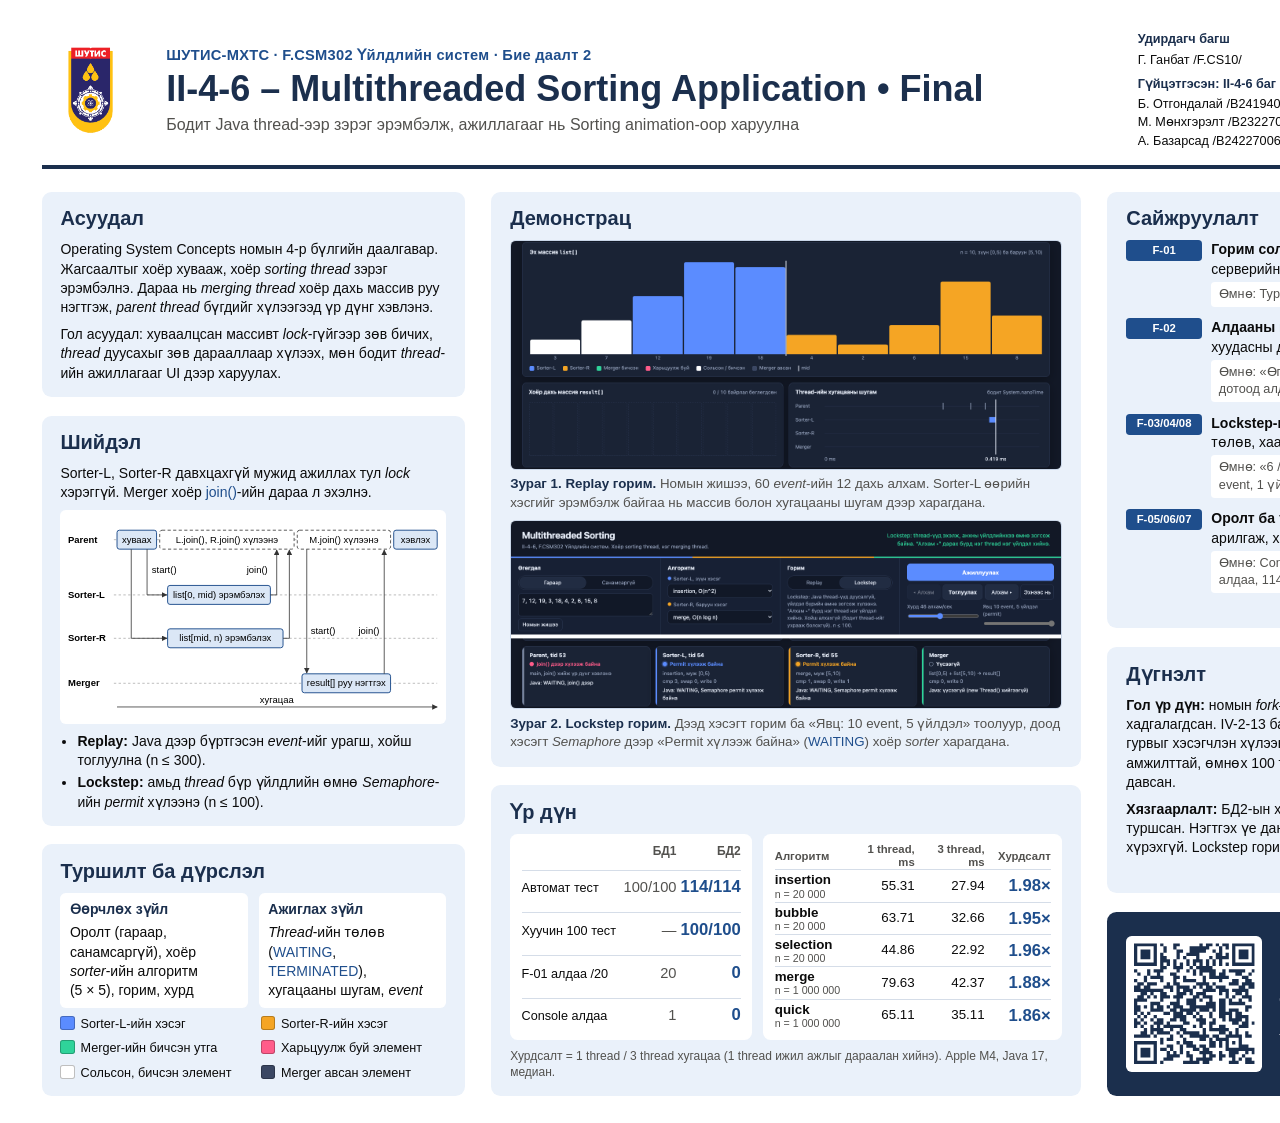
<file: report/bd2/poster/poster.html>
<!doctype html>
<html lang="mn">
<head>
<meta charset="utf-8">
<title>II-4-6 Poster</title>
<style>
  @page { size: 420mm 297mm; margin: 0; }
  :root { --navy: #1b2f4d; --blue: #1f4e8c; --light: #eaf1fa; --line: #c9d6e8; --ink: #0b0b0b; --muted: #52514e; --c1: #eb6834; --c3: #2a78d6; }
  * { box-sizing: border-box; margin: 0; padding: 0; }
  html, body { width: 420mm; height: 297mm; background: #fff; }
  body { font-family: Arial, Helvetica, sans-serif; color: var(--ink); font-size: 10.5pt; line-height: 1.38; -webkit-print-color-adjust: exact; print-color-adjust: exact; }
  .page { width: 420mm; height: 297mm; display: flex; flex-direction: column; overflow: hidden; }

  /* ---------- header: identity of the work ---------- */
  header { display: grid; grid-template-columns: 26mm 1fr 108mm; gap: 7mm; align-items: center; margin: 8mm 11mm 0; padding-bottom: 4mm; border-bottom: 1.2mm solid var(--navy); }
  header img { width: 26mm; height: 26mm; }
  .kicker { font-size: 11pt; font-weight: bold; color: var(--blue); letter-spacing: .2pt; }
  h1 { font-size: 27pt; line-height: 1.1; margin: 1mm 0 1.5mm; color: var(--navy); }
  .sub { font-size: 12pt; color: var(--muted); }
  .team { font-size: 9.5pt; line-height: 1.45; }
  .team .row { display: grid; grid-template-columns: auto auto; column-gap: 5mm; white-space: nowrap; }
  .team .lbl { font-weight: bold; color: var(--navy); margin-bottom: .6mm; }
  .team .lbl.t2 { margin-top: 1.4mm; }

  /* ---------- body: three reading columns ---------- */
  main { flex: 1; display: grid; grid-template-columns: 112mm 1fr 116mm; gap: 7mm; padding: 6mm 11mm 7mm; min-height: 0; }
  .col { display: flex; flex-direction: column; gap: 5mm; min-height: 0; }
  .col > section { flex: 1 1 auto; }
  section { background: var(--light); border-radius: 2.5mm; padding: 3.5mm 5mm; display: flex; flex-direction: column; gap: 2mm; }
  h2 { font-size: 15pt; color: var(--navy); display: flex; align-items: center; gap: 2.5mm; }
  h2 .no { flex: none; width: 7.5mm; height: 7.5mm; border-radius: 50%; background: var(--blue); color: #fff; font-size: 11pt; display: grid; place-items: center; }
  ul { padding-left: 4.5mm; }
  li + li { margin-top: .8mm; }
  code { font-family: inherit; font-size: inherit; color: var(--blue); }
  .muted { color: var(--muted); }

  .flow { display: grid; grid-template-columns: 1fr auto 1fr auto 1fr auto 1fr; align-items: center; gap: 1.5mm; margin-top: 1mm; }
  .flow span { background: #fff; border: .3mm solid var(--line); border-radius: 1.5mm; padding: 1.5mm 1mm; text-align: center; font-size: 9pt; line-height: 1.25; }
  .flow b { color: var(--blue); }
  .flow i { font-style: normal; color: var(--blue); font-weight: bold; }
  .schema { background: #fff; border-radius: 1.5mm; padding: 1.5mm 2mm; }
  .schema img { width: 100%; display: block; }
  .legend { display: grid; grid-template-columns: 1fr 1fr; gap: 1.8mm 4mm; font-size: 9.5pt; }
  .legend span::before { content: ""; display: inline-block; width: 3.2mm; height: 3.2mm; border-radius: .7mm; margin-right: 1.6mm; vertical-align: -.5mm; background: var(--sw); border: .25mm solid rgba(0,0,0,.25); }
  .two { display: grid; grid-template-columns: 1fr 1fr; gap: 3mm; }
  .two > div { background: #fff; border-radius: 1.5mm; padding: 2mm 2.5mm; }
  .two h3 { font-size: 10.5pt; color: var(--navy); margin-bottom: 1mm; }

  figure { margin: 0; }
  figure img { display: block; width: 100%; border-radius: 1.5mm; border: .3mm solid var(--line); }
  figcaption { font-size: 10pt; color: var(--muted); margin-top: 1.4mm; }
  figcaption b { color: var(--navy); }
  .demo { gap: 2mm; }
  .pair { display: grid; grid-template-columns: 1fr 1fr; gap: 3mm; align-items: start; }
  .tag { font-size: 9.5pt; font-weight: bold; color: var(--navy); margin-bottom: 1mm; }

  .tiles { display: grid; grid-template-columns: repeat(4, 1fr); gap: 2mm; }
  .tile { background: #fff; border-radius: 2mm; padding: 2mm 2mm; }
  .tile .n { font-size: 14pt; white-space: nowrap; font-weight: bold; color: var(--blue); line-height: 1.1; }
  .tile .d { font-size: 9pt; color: var(--muted); margin-top: .6mm; }
  .chart { background: #fff; border-radius: 2mm; padding: 2.5mm 3mm; }
  .chart .key { display: flex; gap: 5mm; font-size: 9pt; color: var(--muted); margin-bottom: 1mm; }
  .chart .key span::before { content: ""; display: inline-block; width: 3mm; height: 3mm; border-radius: .6mm; margin-right: 1.4mm; vertical-align: -.4mm; background: var(--sw); }
  .chart img { width: 100%; display: block; }

  .fix { display: grid; grid-template-columns: 20mm 1fr; gap: 1.8mm 2.5mm; align-items: start; }
  .fix .id { background: var(--blue); color: #fff; font-weight: bold; font-size: 8.5pt; border-radius: 1mm; padding: .7mm 0; text-align: center; }

  .gh { background: var(--navy); color: #fff; display: grid; grid-template-columns: 36mm 1fr; gap: 4.5mm; align-items: center; }
  .gh h2 { color: #fff; }
  .gh h2 .no { background: #fff; color: var(--navy); }
  .gh img { width: 36mm; height: 36mm; background: #fff; padding: 2mm; border-radius: 1.5mm; }
  .gh .txt { display: flex; flex-direction: column; gap: 1.2mm; font-size: 9.5pt; }
  .gh code { font-size: 9.5pt; color: #fff; }
  .res .resgrid { display: grid; grid-template-columns: 56mm 1fr; gap: 3mm; align-items: stretch; }
  .res .tiles { grid-template-columns: 1fr 1fr; }
  .res .tile .n { font-size: 15pt; }
  .fix .ba { font-size: 9.5pt; color: var(--muted); margin-top: .8mm; background: #fff; border-radius: 1mm; padding: 1mm 2mm; }
  .fix { row-gap: 3mm; }
  .res .resgrid { grid-template-columns: 64mm 1fr; }
  .cmp { background: #fff; border-radius: 2mm; padding: 2.5mm 3mm; display: flex; flex-direction: column; justify-content: space-between; }
  .cmp .hd, .cmp .row { display: grid; grid-template-columns: 1fr 15mm 16mm; align-items: baseline; column-gap: 1mm; }
  .cmp .hd span { font-size: 9pt; font-weight: bold; color: var(--muted); text-align: right; }
  .cmp .row { border-top: .25mm solid #d5dde8; padding: 1.2mm 0; }
  .cmp .row span { font-size: 9.5pt; line-height: 1.2; }
  .cmp .row b { font-size: 12.5pt; color: var(--blue); text-align: right; white-space: nowrap; }
  .cmp .row b.old { color: var(--muted); font-weight: normal; font-size: 11pt; }
  .cmp .row i { font-style: normal; color: var(--muted); text-align: center; }
  .chart .ctitle { font-size: 9.5pt; font-weight: bold; color: var(--navy); margin-bottom: 1.5mm; }
  .spd { background: #fff; border-radius: 2mm; padding: 2.5mm 3mm; display: flex; flex-direction: column; justify-content: space-between; }
  .spd .hd, .spd .row { display: grid; grid-template-columns: 1fr 17mm 17mm 16mm; align-items: center; column-gap: 1.5mm; }
  .spd .hd span { font-size: 8.5pt; font-weight: bold; color: var(--muted); text-align: right; line-height: 1.15; }
  .spd .hd span:first-child { text-align: left; }
  .spd .row { border-top: .25mm solid #d5dde8; padding: .5mm 0; }
  .spd .row span { font-size: 10pt; text-align: right; font-variant-numeric: tabular-nums; }
  .spd .row span:first-child { text-align: left; display: flex; flex-direction: column; line-height: 1.15; }
  .spd .row .alg { font-size: 10pt; color: var(--ink); }
  .spd .row small { font-size: 8pt; color: var(--muted); }
  .spd .row > b { font-size: 12.5pt; color: var(--blue); text-align: right; }
</style>
</head>
<body>
<div class="page">
  <header>
    <img src="../../images/logo.png" alt="ШУТИС лого">
    <div>
      <div class="kicker">ШУТИС-МХТС · F.CSM302 Үйлдлийн систем · Бие даалт 2</div>
      <h1>II-4-6 – Multithreaded Sorting Application • Final</h1>
      <div class="sub">Бодит Java thread-ээр зэрэг эрэмбэлж, ажиллагааг нь Sorting animation-оор харуулна</div>
    </div>
    <div class="team">
      <div class="lbl">Удирдагч багш</div>
      <div>Г. Ганбат /F.CS10/</div>
      <div class="lbl t2">Гүйцэтгэсэн: II-4-6 баг</div>
      <div class="row">
        <span>Б. Отгондалай /B241940132/</span><span>Б. Хаш-Эрдэнэ /B241930006/</span>
        <span>М. Мөнхгэрэлт /B232270012/</span><span>Э. Мичидмаа /B221960015/</span>
        <span>А. Базарсад /B242270065/</span><span>Ж. Суварнабазар /B251940118/</span>
      </div>
    </div>
  </header>

  <main>
    <!-- Column 1: what problem, how it is solved, what to try -->
    <div class="col">
      <section>
        <h2>Асуудал</h2>
        <p>Operating System Concepts номын 4-р бүлгийн даалгавар. Жагсаалтыг хоёр хувааж, хоёр <i>sorting thread</i> зэрэг эрэмбэлнэ. Дараа нь <i>merging thread</i> хоёр дахь массив руу нэгтгэж, <i>parent thread</i> бүгдийг хүлээгээд үр дүнг хэвлэнэ.</p>
        <p>Гол асуудал: хуваалцсан массивт <i>lock</i>-гүйгээр зөв бичих, <i>thread</i> дуусахыг зөв дарааллаар хүлээх, мөн бодит <i>thread</i>-ийн ажиллагааг UI дээр харуулах.</p>
      </section>

      <section>
        <h2>Шийдэл</h2>
        <p>Sorter-L, Sorter-R давхцахгүй мужид ажиллах тул <i>lock</i> хэрэггүй. Merger хоёр <code>join()</code>-ийн дараа л эхэлнэ.</p>
        <div class="schema"><img src="fork-join.svg" alt="Fork–join дараалал"></div>
        <ul>
          <li><b>Replay:</b> Java дээр бүртгэсэн <i>event</i>-ийг урагш, хойш тоглуулна (n ≤ 300).</li>
          <li><b>Lockstep:</b> амьд <i>thread</i> бүр үйлдлийн өмнө <i>Semaphore</i>-ийн <i>permit</i> хүлээнэ (n ≤ 100).</li>
        </ul>
      </section>

      <section>
        <h2>Туршилт ба дүрслэл</h2>
        <div class="two">
          <div><h3>Өөрчлөх зүйл</h3>Оролт (гараар, санамсаргүй), хоёр <i>sorter</i>-ийн алгоритм (5&nbsp;×&nbsp;5), горим, хурд</div>
          <div><h3>Ажиглах зүйл</h3><i>Thread</i>-ийн төлөв (<code>WAITING</code>, <code>TERMINATED</code>), хугацааны шугам, <i>event</i></div>
        </div>
        <div class="legend">
          <span style="--sw:#5B8CFF">Sorter-L-ийн хэсэг</span>
          <span style="--sw:#F5A524">Sorter-R-ийн хэсэг</span>
          <span style="--sw:#2FD39A">Merger-ийн бичсэн утга</span>
          <span style="--sw:#FF5C8A">Харьцуулж буй элемент</span>
          <span style="--sw:#FFFFFF">Сольсон, бичсэн элемент</span>
          <span style="--sw:#3B4763">Merger авсан элемент</span>
        </div>
      </section>
    </div>

    <!-- Column 2: the running program -->
    <div class="col">
      <section class="demo">
        <h2>Демонстрац</h2>
        <figure>
          <img src="shot-replay.png" alt="Replay горим">
          <figcaption><b>Зураг 1. Replay горим.</b> Номын жишээ, 60 <i>event</i>-ийн 12 дахь алхам. Sorter-L өөрийн хэсгийг эрэмбэлж байгаа нь массив болон хугацааны шугам дээр харагдана.</figcaption>
        </figure>
        <figure>
          <img src="shot-lockstep-cards.png" alt="Lockstep горим">
          <figcaption><b>Зураг 2. Lockstep горим.</b> Дээд хэсэгт горим ба «Явц: 10 event, 5 үйлдэл» тоолуур, доод хэсэгт <i>Semaphore</i> дээр «Permit хүлээж байна» (<code>WAITING</code>) хоёр <i>sorter</i> харагдана.</figcaption>
        </figure>
      </section>
      <section class="res">
        <h2>Үр дүн</h2>
        <div class="resgrid">
          <div class="cmp">
            <div class="hd"><span></span><span>БД1</span><span>БД2</span></div>
            <div class="row"><span>Автомат тест</span><b class="old">100/100</b><b>114/114</b></div>
            <div class="row"><span>Хуучин 100 тест</span><b class="old">—</b><b>100/100</b></div>
            <div class="row"><span>F-01 алдаа /20</span><b class="old">20</b><b>0</b></div>
            <div class="row"><span>Console алдаа</span><b class="old">1</b><b>0</b></div>
          </div>
          <div class="spd">
            <div class="hd"><span>Алгоритм</span><span>1 thread, ms</span><span>3 thread, ms</span><span>Хурдсалт</span></div>
            <div class="row"><span><b class="alg">insertion</b><small>n = 20 000</small></span><span>55.31</span><span>27.94</span><b>1.98×</b></div>
            <div class="row"><span><b class="alg">bubble</b><small>n = 20 000</small></span><span>63.71</span><span>32.66</span><b>1.95×</b></div>
            <div class="row"><span><b class="alg">selection</b><small>n = 20 000</small></span><span>44.86</span><span>22.92</span><b>1.96×</b></div>
            <div class="row"><span><b class="alg">merge</b><small>n = 1 000 000</small></span><span>79.63</span><span>42.37</span><b>1.88×</b></div>
            <div class="row"><span><b class="alg">quick</b><small>n = 1 000 000</small></span><span>65.11</span><span>35.11</span><b>1.86×</b></div>
          </div>
        </div>
        <div class="muted" style="font-size:9pt">Хурдсалт = 1 thread / 3 thread хугацаа (1 thread ижил ажлыг дараалан хийнэ). Apple M4, Java 17, медиан.</div>
      </section>
    </div>

    <!-- Column 3: results, improvements, conclusion, link -->
    <div class="col">

      <section>
        <h2>Сайжруулалт</h2>
        <div class="fix">
          <span class="id">F-01</span><div><b>Горим солих үеийн алдаа.</b> Хоцорсон серверийн хариуг <code>runSeq</code> дугаараар хаяна.<div class="ba">Өмнө: TypeError 20/20 → Дараа: 0/20</div></div>
          <span class="id">F-02</span><div><b>Алдааны мессеж.</b> Оролтын, сүлжээний, хуудасны дотоод алдааг ялгаж мэдээлнэ.<div class="ba">Өмнө: «Өгөгдлөө засаад…» → Дараа: «Хуудасны дотоод алдаа гарлаа (оролтын алдаа биш)»</div></div>
          <span class="id">F-03/04/08</span><div><b>Lockstep-ийн ойлгомж.</b> Тоолуур, <i>thread</i>-ийн төлөв, хаагдсан <i>session</i>-ийн шалтгаан.<div class="ba">Өмнө: «6 / 6», «Ажиллаж байна» → Дараа: «6 event, 1 үйлдэл», «Permit хүлээж байна»</div></div>
          <span class="id">F-05/06/07</span><div><b>Оролт ба тест.</b> Favicon-ийн 404 алдааг арилгаж, хоосон утгын тэмдэглэл нэмэв.<div class="ba">Өмнө: Console-д 1 алдаа, 100 тест → Дараа: 0 алдаа, 114 тест</div></div>
        </div>
      </section>


      <section>
        <h2>Дүгнэлт</h2>
        <p><b>Гол үр дүн:</b> номын <i>fork–join</i> бүтэц ба <i>lock</i>-гүй зөв ажиллагаа хадгалагдсан. IV-2-13 багийн есөн шүүмжийн зургааг бүрэн, гурвыг хэсэгчлэн хүлээн авч засварласан. 114 тест бүгд амжилттай, өмнөх 100 тест шинэ код дээр өөрчлөлтгүй давсан.</p>
        <p><b>Хязгаарлалт:</b> БД2-ын хувилбарыг зөвхөн macOS дээр туршсан. Нэгтгэх үе дан <i>thread</i>-ээр явдаг тул хурдсалт 2-т хүрэхгүй. Lockstep горимд хойш алхах боломжгүй.</p>
      </section>
      <section class="gh">
        <img src="qr.svg" alt="GitHub release QR">
        <div class="txt">
          <h2>GitHub</h2>
          <div><b>Final release v2.0.0</b><br>github.com/Munkhgerelt/<br>F.CSM302-TeamProject-2-4-6</div>
          <div>Туршиж үзэх: README-ийн Quick Start<br><code>./build.sh</code> → <code>./run.sh --web</code></div>
        </div>
      </section>
    </div>
  </main>
</div>
</body>
</html>
</file>
